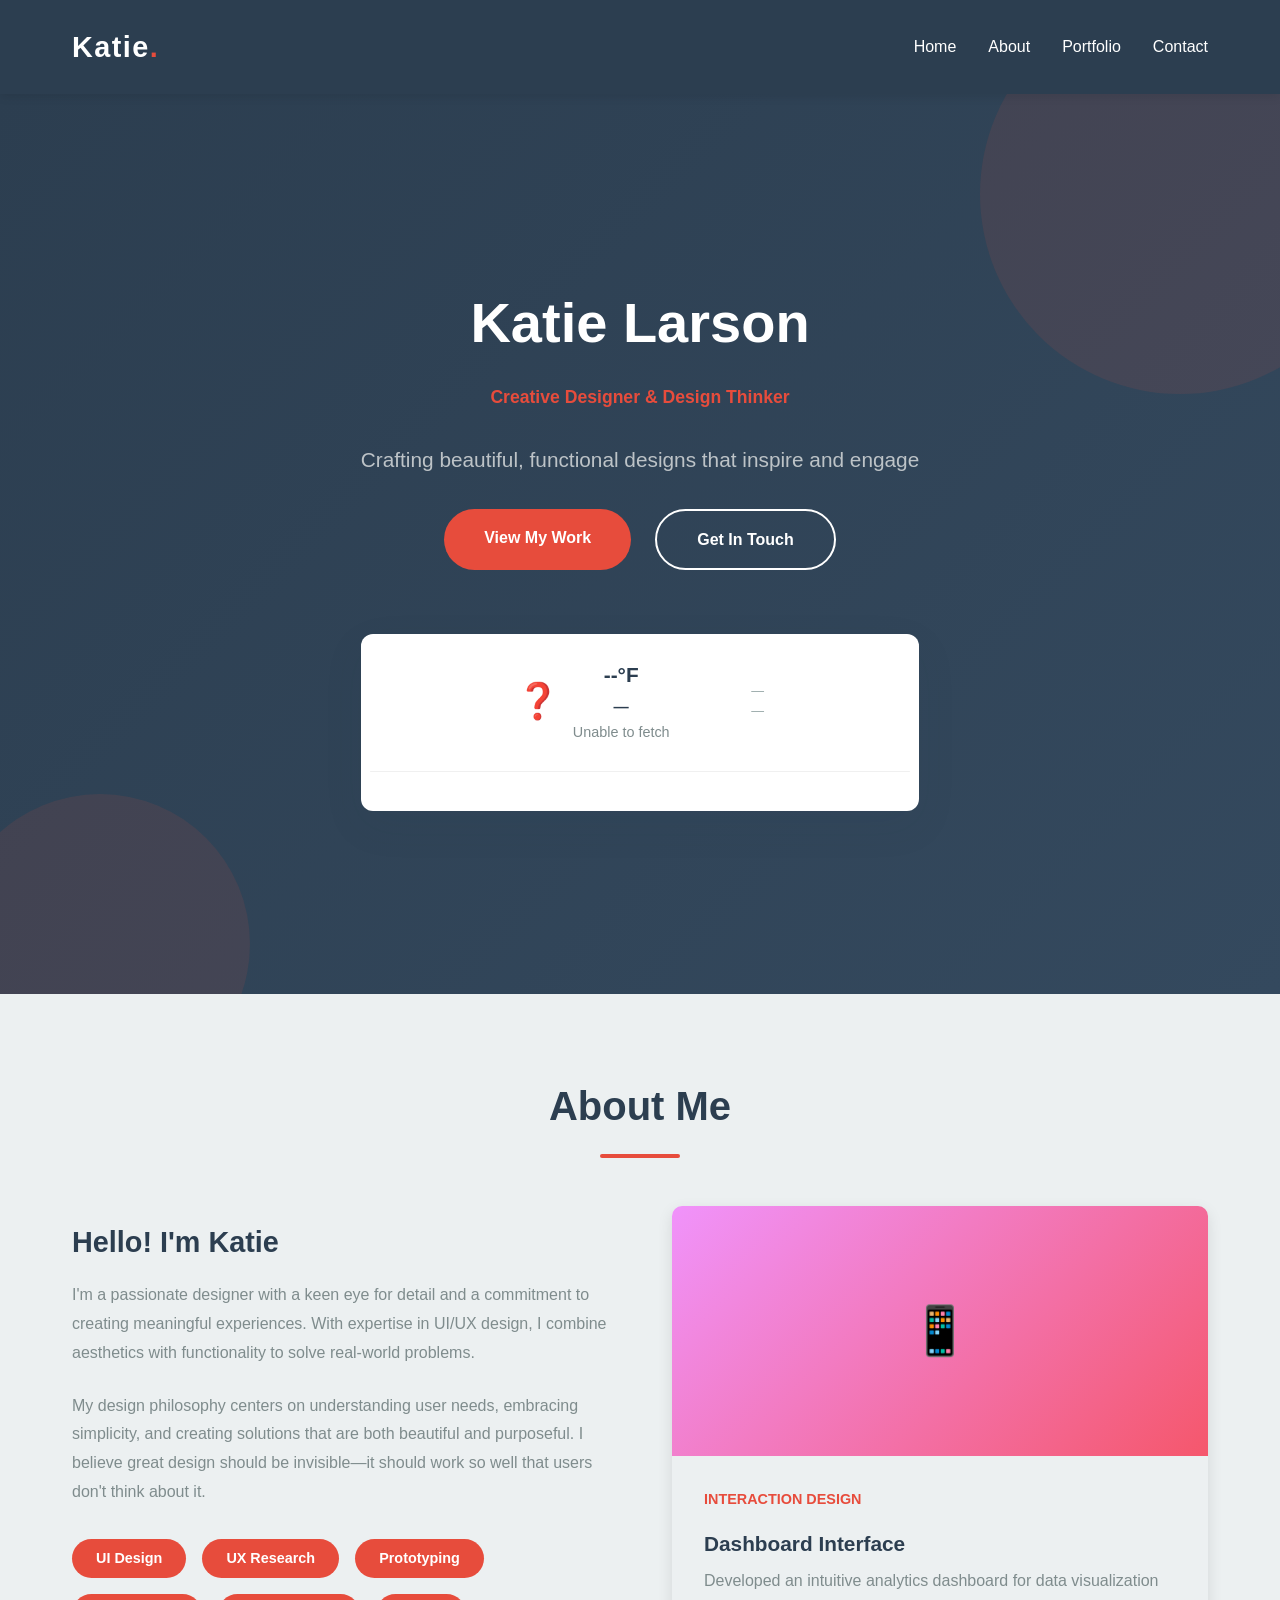
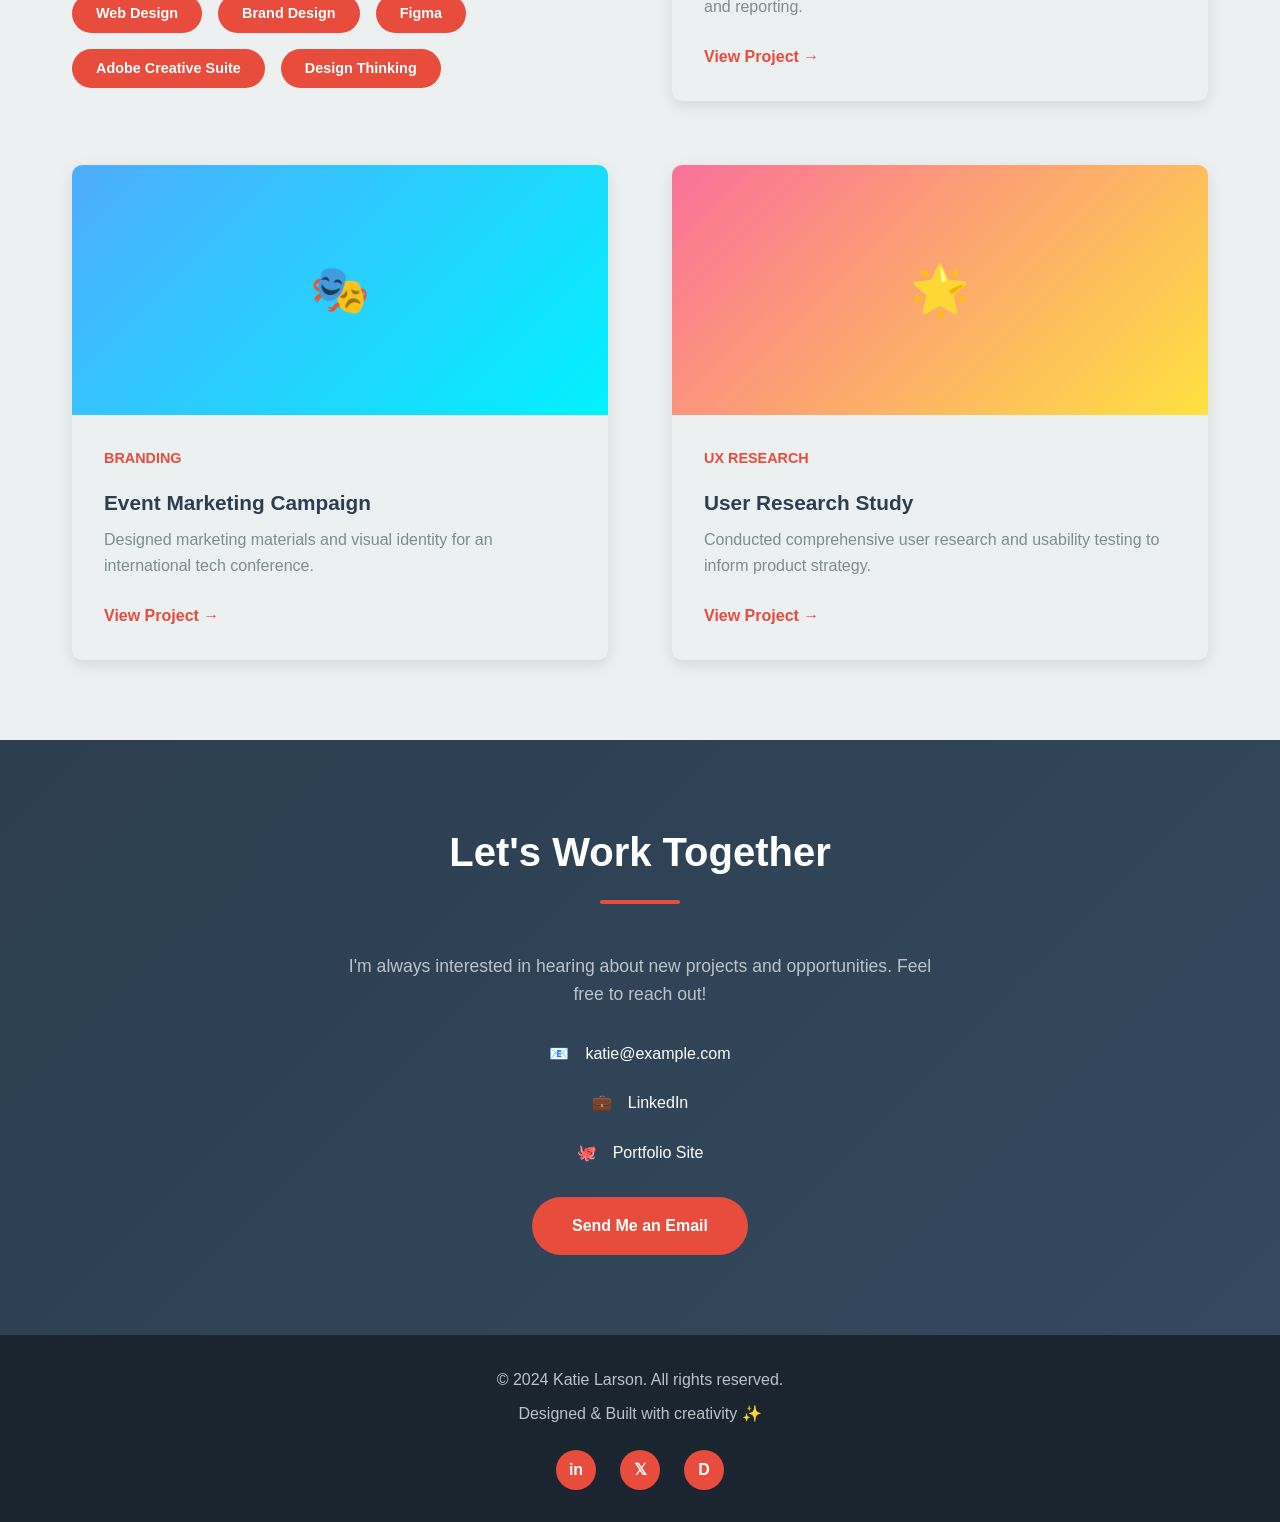
<file: index.html>
<!DOCTYPE html>
<html lang="en">
<head>
  <meta charset="UTF-8">
  <meta name="viewport" content="width=device-width, initial-scale=1.0">
  <meta name="description" content="Katie Larson - Designer portfolio showcasing creative design work">
  <title>Katie Larson | Designer</title>
  <link rel="stylesheet" href="./css/style.css">
</head>
<body>
  <!-- Navigation -->
  <nav>
    <div class="nav-container">
      <div class="logo">Katie<span>.</span></div>
      <ul class="nav-links">
        <li><a href="#home">Home</a></li>
        <li><a href="pages/about.html">About</a></li>
        <li><a href="#portfolio">Portfolio</a></li>
        <li><a href="#contact">Contact</a></li>
      </ul>
    </div>
  </nav>

  <!-- Hero Section -->
  <section class="hero" id="home">
    <div class="hero-content">
      <h1>Katie Larson</h1>
      <div class="hero-subtitle">Creative Designer & Design Thinker</div>
      <p>Crafting beautiful, functional designs that inspire and engage</p>
      <div class="cta-buttons">
        <a href="#portfolio" class="btn btn-primary">View My Work</a>
        <a href="#contact" class="btn btn-secondary">Get In Touch</a>
      </div>
      <!-- Weather widget (current + 5-day forecast in one container) -->
      <div class="weather-container" role="region" aria-label="Local weather">
        <div id="weather" class="weather-card" aria-live="polite">
          <div class="weather-left">
            <div id="weather-emoji" class="weather-emoji">⛅</div>
            <div class="weather-info">
              <div id="weather-temp" class="weather-temp">--°F</div>
              <div id="weather-city" class="weather-city">—</div>
              <div id="weather-desc" class="weather-desc">Loading weather…</div>
            </div>
          </div>
          <div class="weather-meta">
            <div id="weather-location">—</div>
            <div id="weather-time">—</div>
          </div>
        </div>
        <div class="weather-divider" aria-hidden="true"></div>
        <!-- 5-day forecast strip -->
        <div id="weather-forecast" class="forecast" aria-hidden="true"></div>
      </div>
    </div>
  </section>

  <!-- About Section -->
  <section class="about" id="about">
    <div class="container">
      <h2>About Me</h2>
      <div class="about-content">
        <div class="about-text">
          <h3>Hello! I'm Katie</h3>
          <p>I'm a passionate designer with a keen eye for detail and a commitment to creating meaningful experiences. With expertise in UI/UX design, I combine aesthetics with functionality to solve real-world problems.</p>
          <p>My design philosophy centers on understanding user needs, embracing simplicity, and creating solutions that are both beautiful and purposeful. I believe great design should be invisible—it should work so well that users don't think about it.</p>
          <div class="skills">
            <span class="skill-tag">UI Design</span>
            <span class="skill-tag">UX Research</span>
            <span class="skill-tag">Prototyping</span>
            <span class="skill-tag">Web Design</span>
            <span class="skill-tag">Brand Design</span>
            <span class="skill-tag">Figma</span>
            <span class="skill-tag">Adobe Creative Suite</span>
            <span class="skill-tag">Design Thinking</span>
          </div>
        </div>

        <!-- Portfolio Item 4 -->
        <div class="portfolio-item">
          <div class="portfolio-image">📱</div>
          <div class="portfolio-content">
            <div class="portfolio-category">INTERACTION DESIGN</div>
            <h3>Dashboard Interface</h3>
            <p>Developed an intuitive analytics dashboard for data visualization and reporting.</p>
            <a href="pages/portfolio.html" class="view-link">View Project →</a>
          </div>
        </div>

        <!-- Portfolio Item 5 -->
        <div class="portfolio-item">
          <div class="portfolio-image">🎭</div>
          <div class="portfolio-content">
            <div class="portfolio-category">BRANDING</div>
            <h3>Event Marketing Campaign</h3>
            <p>Designed marketing materials and visual identity for an international tech conference.</p>
            <a href="pages/portfolio.html" class="view-link">View Project →</a>
          </div>
        </div>

        <!-- Portfolio Item 6 -->
        <div class="portfolio-item">
          <div class="portfolio-image">🌟</div>
          <div class="portfolio-content">
            <div class="portfolio-category">UX RESEARCH</div>
            <h3>User Research Study</h3>
            <p>Conducted comprehensive user research and usability testing to inform product strategy.</p>
            <a href="pages/portfolio.html" class="view-link">View Project →</a>
          </div>
        </div>
      </div>
    </div>
  </section>

  <!-- Contact Section -->
  <section class="contact" id="contact">
    <div class="container">
      <h2>Let's Work Together</h2>
      <div class="contact-content">
        <p>I'm always interested in hearing about new projects and opportunities. Feel free to reach out!</p>
        <div class="contact-info">
          <div class="contact-item">
            <span>📧</span>
            <a href="mailto:katie@example.com">katie@example.com</a>
          </div>
          <div class="contact-item">
            <span>💼</span>
            <a href="https://linkedin.com" target="_blank">LinkedIn</a>
          </div>
          <div class="contact-item">
            <span>🐙</span>
            <a href="https://github.com" target="_blank">Portfolio Site</a>
          </div>
        </div>
        <a href="mailto:katie@example.com" class="btn btn-primary">Send Me an Email</a>
      </div>
    </div>
  </section>

  <!-- Footer -->
  <footer>
    <p>&copy; 2024 Katie Larson. All rights reserved.</p>
    <p>Designed & Built with creativity ✨</p>
    <div class="social-links">
      <a href="https://linkedin.com" target="_blank" title="LinkedIn">in</a>
      <a href="https://twitter.com" target="_blank" title="Twitter">𝕏</a>
      <a href="https://dribbble.com" target="_blank" title="Dribbble">D</a>
    </div>
  </footer>
  <script src="js/app.js" defer></script>
</body>
</html>
</file>
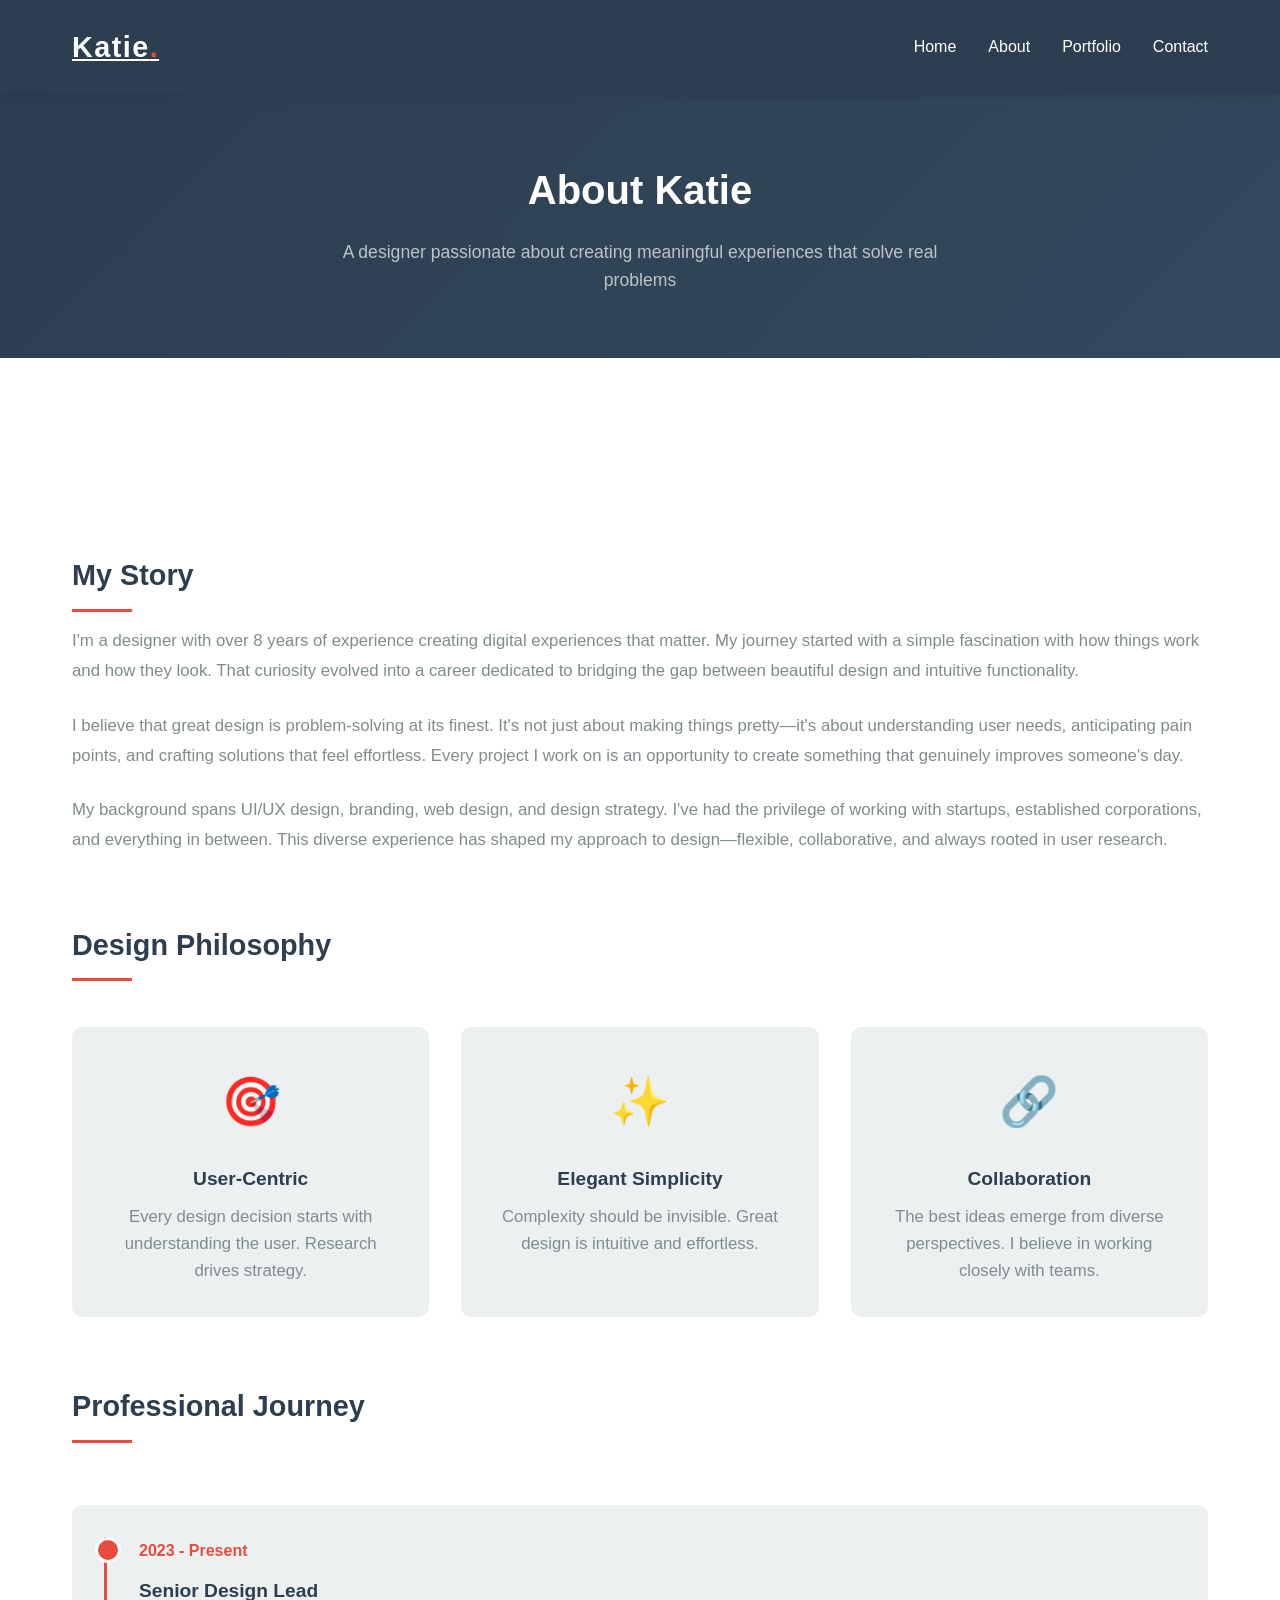
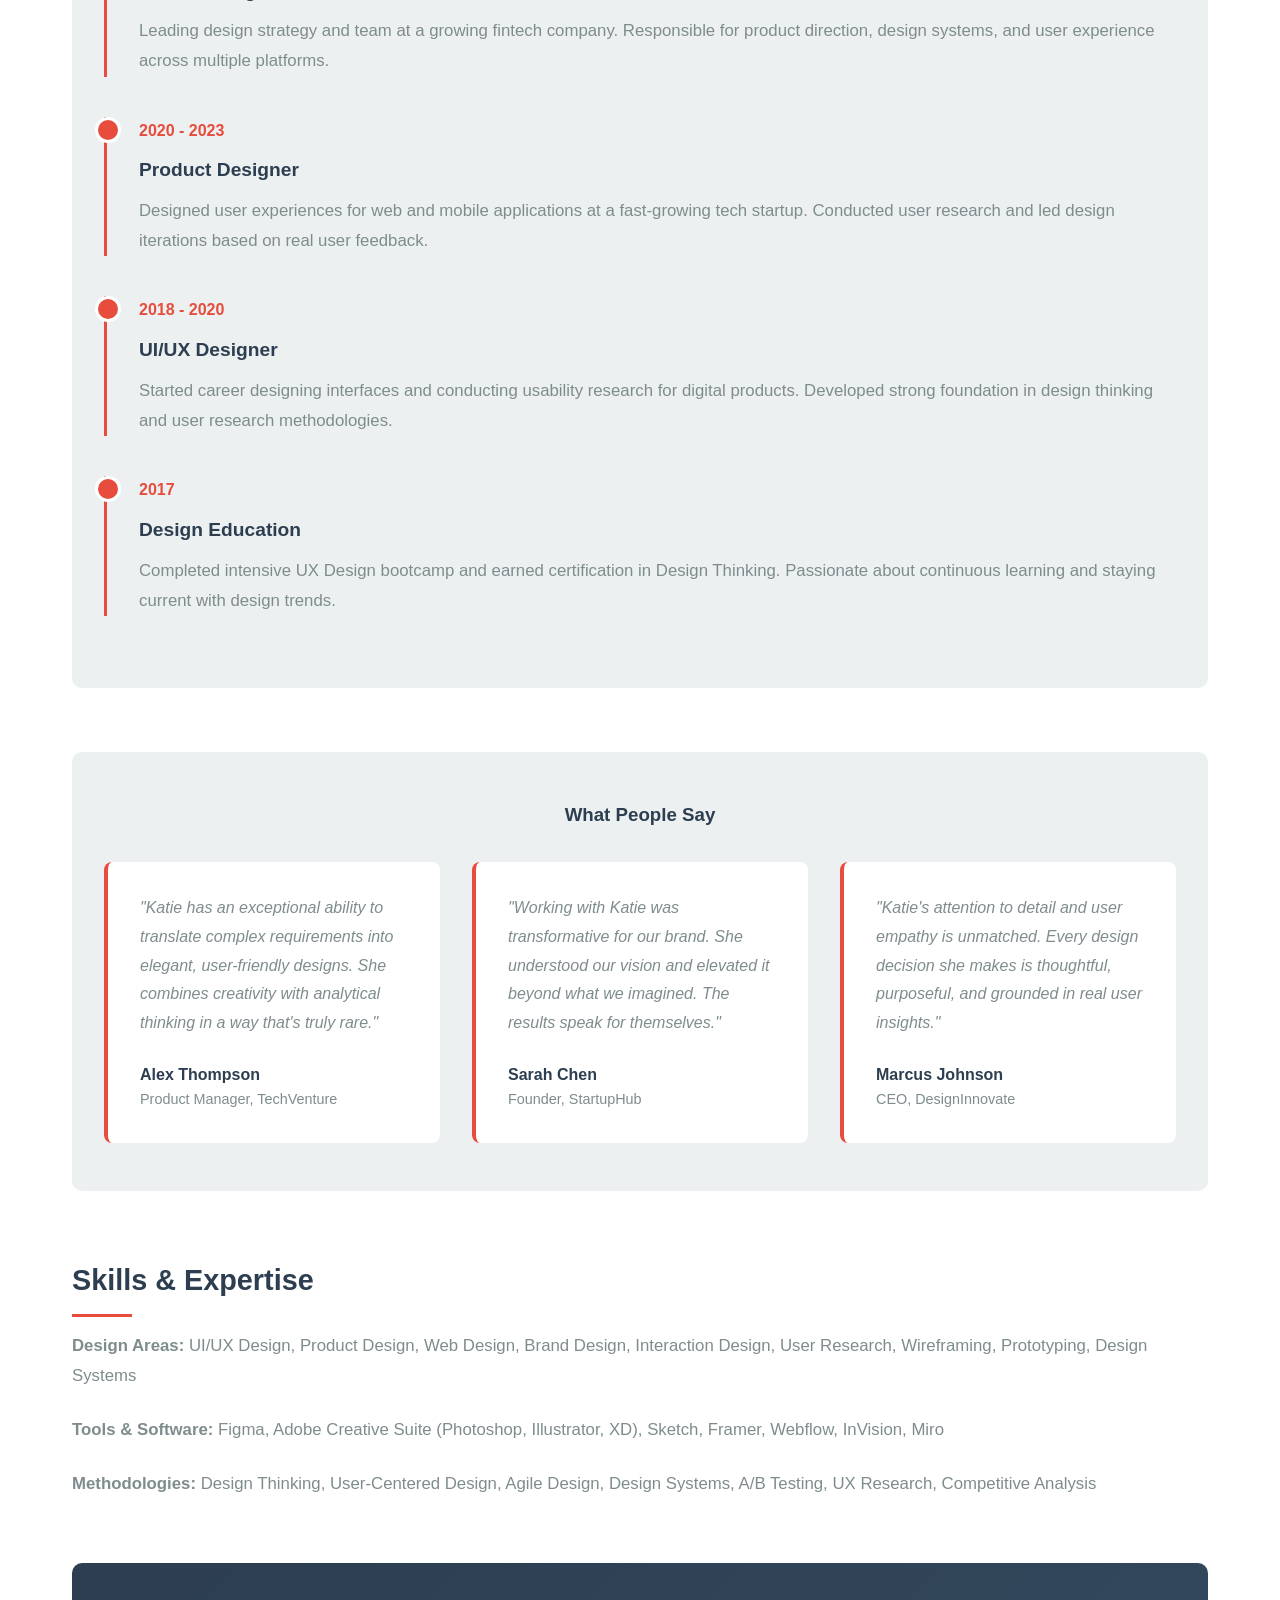
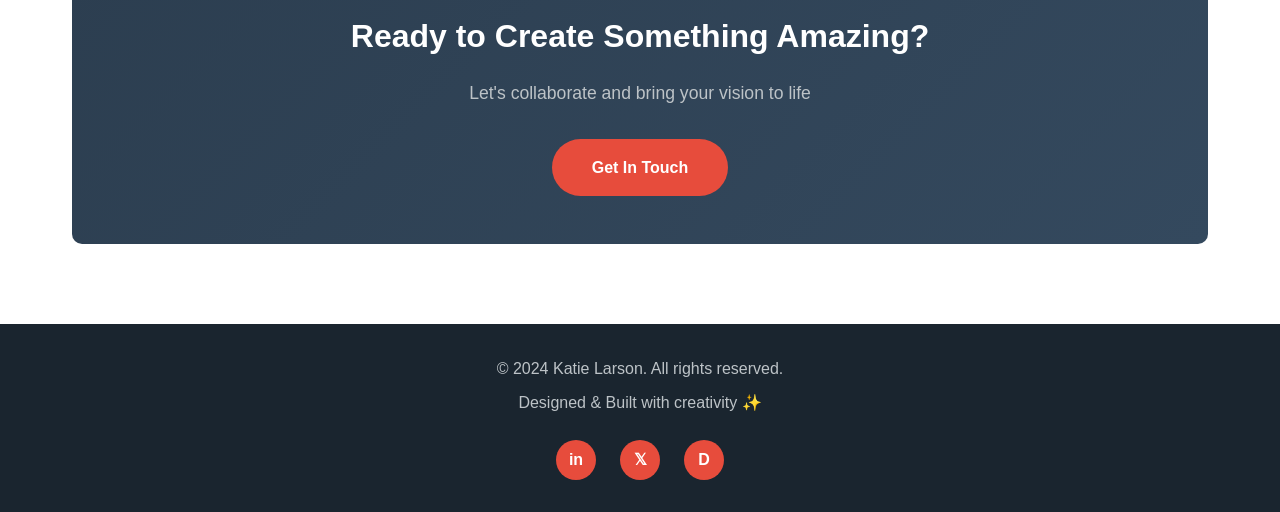
<file: pages/about.html>
<!DOCTYPE html>
<html lang="en">
<head>
  <meta charset="UTF-8">
  <meta name="viewport" content="width=device-width, initial-scale=1.0">
  <meta name="description" content="About Katie Larson - Designer and Creative Professional">
  <title>About | Katie Larson</title>
  <link rel="stylesheet" href="../css/style.css">
  <style>
    .about-hero {
      background: linear-gradient(135deg, var(--primary-color) 0%, #34495e 100%);
      color: var(--white);
      padding: 4rem 2rem;
      text-align: center;
      margin-bottom: 3rem;
    }

    .about-hero h1 {
      font-size: 2.5rem;
      margin-bottom: 1rem;
    }

    .about-hero p {
      font-size: 1.1rem;
      color: #bdc3c7;
      max-width: 600px;
      margin: 0 auto;
    }

    .about-section {
      margin: 4rem 0;
      line-height: 1.8;
    }

    .about-section h3 {
      color: var(--primary-color);
      font-size: 1.8rem;
      margin-bottom: 1.5rem;
      position: relative;
      display: inline-block;
    }

    .about-section h3::after {
      content: '';
      position: absolute;
      width: 60px;
      height: 3px;
      background-color: var(--accent-color);
      bottom: -10px;
      left: 0;
    }

    .about-section p {
      color: var(--text-light);
      margin-bottom: 1.5rem;
      font-size: 1.05rem;
    }

    .experience-timeline {
      margin: 3rem 0;
      padding: 2rem;
      background-color: var(--light-bg);
      border-radius: 10px;
    }

    .timeline-item {
      margin-bottom: 2.5rem;
      padding-left: 2rem;
      border-left: 3px solid var(--accent-color);
      position: relative;
    }

    .timeline-item::before {
      content: '';
      position: absolute;
      left: -12px;
      top: 0;
      width: 20px;
      height: 20px;
      background-color: var(--accent-color);
      border-radius: 50%;
      border: 3px solid var(--white);
    }

    .timeline-item .year {
      color: var(--accent-color);
      font-weight: 700;
      font-size: 1rem;
      margin-bottom: 0.5rem;
    }

    .timeline-item h4 {
      color: var(--primary-color);
      font-size: 1.2rem;
      margin-bottom: 0.5rem;
    }

    .timeline-item p {
      color: var(--text-light);
      margin: 0;
    }

    .values {
      display: grid;
      grid-template-columns: repeat(auto-fit, minmax(250px, 1fr));
      gap: 2rem;
      margin: 2rem 0;
    }

    .value-card {
      background-color: var(--light-bg);
      padding: 2rem;
      border-radius: 10px;
      text-align: center;
      transition: var(--transition);
    }

    .value-card:hover {
      transform: translateY(-10px);
      box-shadow: 0 10px 30px rgba(0, 0, 0, 0.1);
    }

    .value-card .icon {
      font-size: 3rem;
      margin-bottom: 1rem;
    }

    .value-card h4 {
      color: var(--primary-color);
      margin-bottom: 0.5rem;
      font-size: 1.2rem;
    }

    .value-card p {
      color: var(--text-light);
      margin: 0;
      line-height: 1.6;
    }

    .testimonials {
      background-color: var(--light-bg);
      padding: 3rem 2rem;
      border-radius: 10px;
      margin: 3rem 0;
    }

    .testimonials h3 {
      text-align: center;
      margin-bottom: 2rem;
    }

    .testimonials-grid {
      display: grid;
      grid-template-columns: repeat(auto-fit, minmax(300px, 1fr));
      gap: 2rem;
    }

    .testimonial {
      background-color: var(--white);
      padding: 2rem;
      border-radius: 8px;
      border-left: 4px solid var(--accent-color);
    }

    .testimonial-text {
      color: var(--text-light);
      font-style: italic;
      margin-bottom: 1.5rem;
      line-height: 1.8;
    }

    .testimonial-author {
      font-weight: 600;
      color: var(--primary-color);
    }

    .testimonial-role {
      font-size: 0.9rem;
      color: var(--text-light);
    }

    .cta-section {
      text-align: center;
      padding: 3rem 2rem;
      background: linear-gradient(135deg, var(--primary-color) 0%, #34495e 100%);
      color: var(--white);
      border-radius: 10px;
      margin-top: 4rem;
    }

    .cta-section h3 {
      color: var(--white);
      font-size: 2rem;
      margin-bottom: 1rem;
    }

    .cta-section h3::after {
      display: none;
    }

    .cta-section p {
      font-size: 1.1rem;
      color: #bdc3c7;
      margin-bottom: 2rem;
    }
  </style>
</head>
<body>
  <!-- Navigation -->
  <nav>
    <div class="nav-container">
      <a href="../index.html" class="logo">Katie<span>.</span></a>
      <ul class="nav-links">
        <li><a href="../index.html#home">Home</a></li>
        <li><a href="about.html">About</a></li>
        <li><a href="../index.html#portfolio">Portfolio</a></li>
        <li><a href="../index.html#contact">Contact</a></li>
      </ul>
    </div>
  </nav>

  <!-- About Hero -->
  <section class="about-hero">
    <h1>About Katie</h1>
    <p>A designer passionate about creating meaningful experiences that solve real problems</p>
  </section>

  <!-- Main Content -->
  <section>
    <div class="container">
      <div class="about-section">
        <h3>My Story</h3>
        <p>I'm a designer with over 8 years of experience creating digital experiences that matter. My journey started with a simple fascination with how things work and how they look. That curiosity evolved into a career dedicated to bridging the gap between beautiful design and intuitive functionality.</p>
        <p>I believe that great design is problem-solving at its finest. It's not just about making things pretty—it's about understanding user needs, anticipating pain points, and crafting solutions that feel effortless. Every project I work on is an opportunity to create something that genuinely improves someone's day.</p>
        <p>My background spans UI/UX design, branding, web design, and design strategy. I've had the privilege of working with startups, established corporations, and everything in between. This diverse experience has shaped my approach to design—flexible, collaborative, and always rooted in user research.</p>
      </div>

      <div class="about-section">
        <h3>Design Philosophy</h3>
        <div class="values">
          <div class="value-card">
            <div class="icon">🎯</div>
            <h4>User-Centric</h4>
            <p>Every design decision starts with understanding the user. Research drives strategy.</p>
          </div>
          <div class="value-card">
            <div class="icon">✨</div>
            <h4>Elegant Simplicity</h4>
            <p>Complexity should be invisible. Great design is intuitive and effortless.</p>
          </div>
          <div class="value-card">
            <div class="icon">🔗</div>
            <h4>Collaboration</h4>
            <p>The best ideas emerge from diverse perspectives. I believe in working closely with teams.</p>
          </div>
        </div>
      </div>

      <div class="about-section">
        <h3>Professional Journey</h3>
        <div class="experience-timeline">
          <div class="timeline-item">
            <div class="year">2023 - Present</div>
            <h4>Senior Design Lead</h4>
            <p>Leading design strategy and team at a growing fintech company. Responsible for product direction, design systems, and user experience across multiple platforms.</p>
          </div>
          <div class="timeline-item">
            <div class="year">2020 - 2023</div>
            <h4>Product Designer</h4>
            <p>Designed user experiences for web and mobile applications at a fast-growing tech startup. Conducted user research and led design iterations based on real user feedback.</p>
          </div>
          <div class="timeline-item">
            <div class="year">2018 - 2020</div>
            <h4>UI/UX Designer</h4>
            <p>Started career designing interfaces and conducting usability research for digital products. Developed strong foundation in design thinking and user research methodologies.</p>
          </div>
          <div class="timeline-item">
            <div class="year">2017</div>
            <h4>Design Education</h4>
            <p>Completed intensive UX Design bootcamp and earned certification in Design Thinking. Passionate about continuous learning and staying current with design trends.</p>
          </div>
        </div>
      </div>

      <div class="testimonials">
        <h3>What People Say</h3>
        <div class="testimonials-grid">
          <div class="testimonial">
            <div class="testimonial-text">"Katie has an exceptional ability to translate complex requirements into elegant, user-friendly designs. She combines creativity with analytical thinking in a way that's truly rare."</div>
            <div class="testimonial-author">Alex Thompson</div>
            <div class="testimonial-role">Product Manager, TechVenture</div>
          </div>
          <div class="testimonial">
            <div class="testimonial-text">"Working with Katie was transformative for our brand. She understood our vision and elevated it beyond what we imagined. The results speak for themselves."</div>
            <div class="testimonial-author">Sarah Chen</div>
            <div class="testimonial-role">Founder, StartupHub</div>
          </div>
          <div class="testimonial">
            <div class="testimonial-text">"Katie's attention to detail and user empathy is unmatched. Every design decision she makes is thoughtful, purposeful, and grounded in real user insights."</div>
            <div class="testimonial-author">Marcus Johnson</div>
            <div class="testimonial-role">CEO, DesignInnovate</div>
          </div>
        </div>
      </div>

      <div class="about-section">
        <h3>Skills & Expertise</h3>
        <p><strong>Design Areas:</strong> UI/UX Design, Product Design, Web Design, Brand Design, Interaction Design, User Research, Wireframing, Prototyping, Design Systems</p>
        <p><strong>Tools & Software:</strong> Figma, Adobe Creative Suite (Photoshop, Illustrator, XD), Sketch, Framer, Webflow, InVision, Miro</p>
        <p><strong>Methodologies:</strong> Design Thinking, User-Centered Design, Agile Design, Design Systems, A/B Testing, UX Research, Competitive Analysis</p>
      </div>

      <div class="cta-section">
        <h3>Ready to Create Something Amazing?</h3>
        <p>Let's collaborate and bring your vision to life</p>
        <a href="../index.html#contact" class="btn btn-primary">Get In Touch</a>
      </div>
    </div>
  </section>

  <!-- Footer -->
  <footer>
    <p>&copy; 2024 Katie Larson. All rights reserved.</p>
    <p>Designed & Built with creativity ✨</p>
    <div class="social-links">
      <a href="https://linkedin.com" target="_blank" title="LinkedIn">in</a>
      <a href="https://twitter.com" target="_blank" title="Twitter">𝕏</a>
      <a href="https://dribbble.com" target="_blank" title="Dribbble">D</a>
    </div>
  </footer>
</body>
</html>
</file>
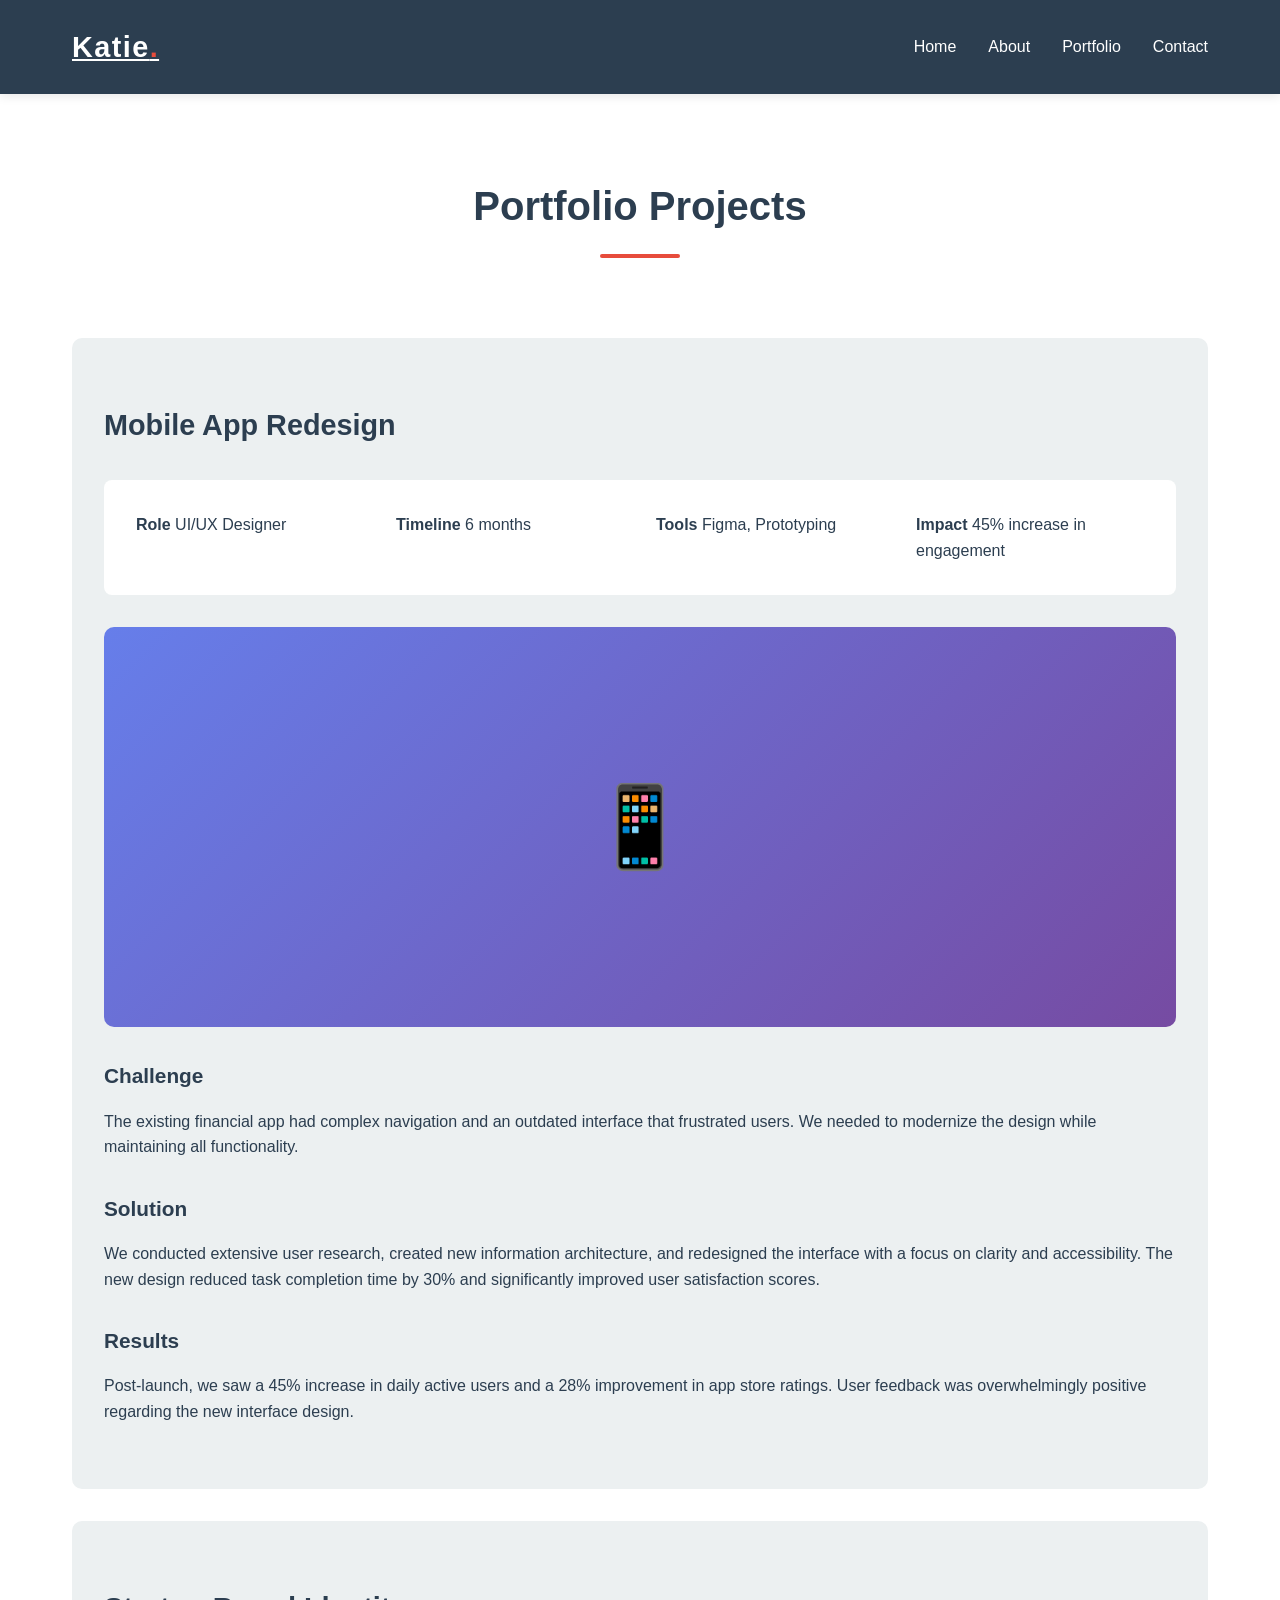
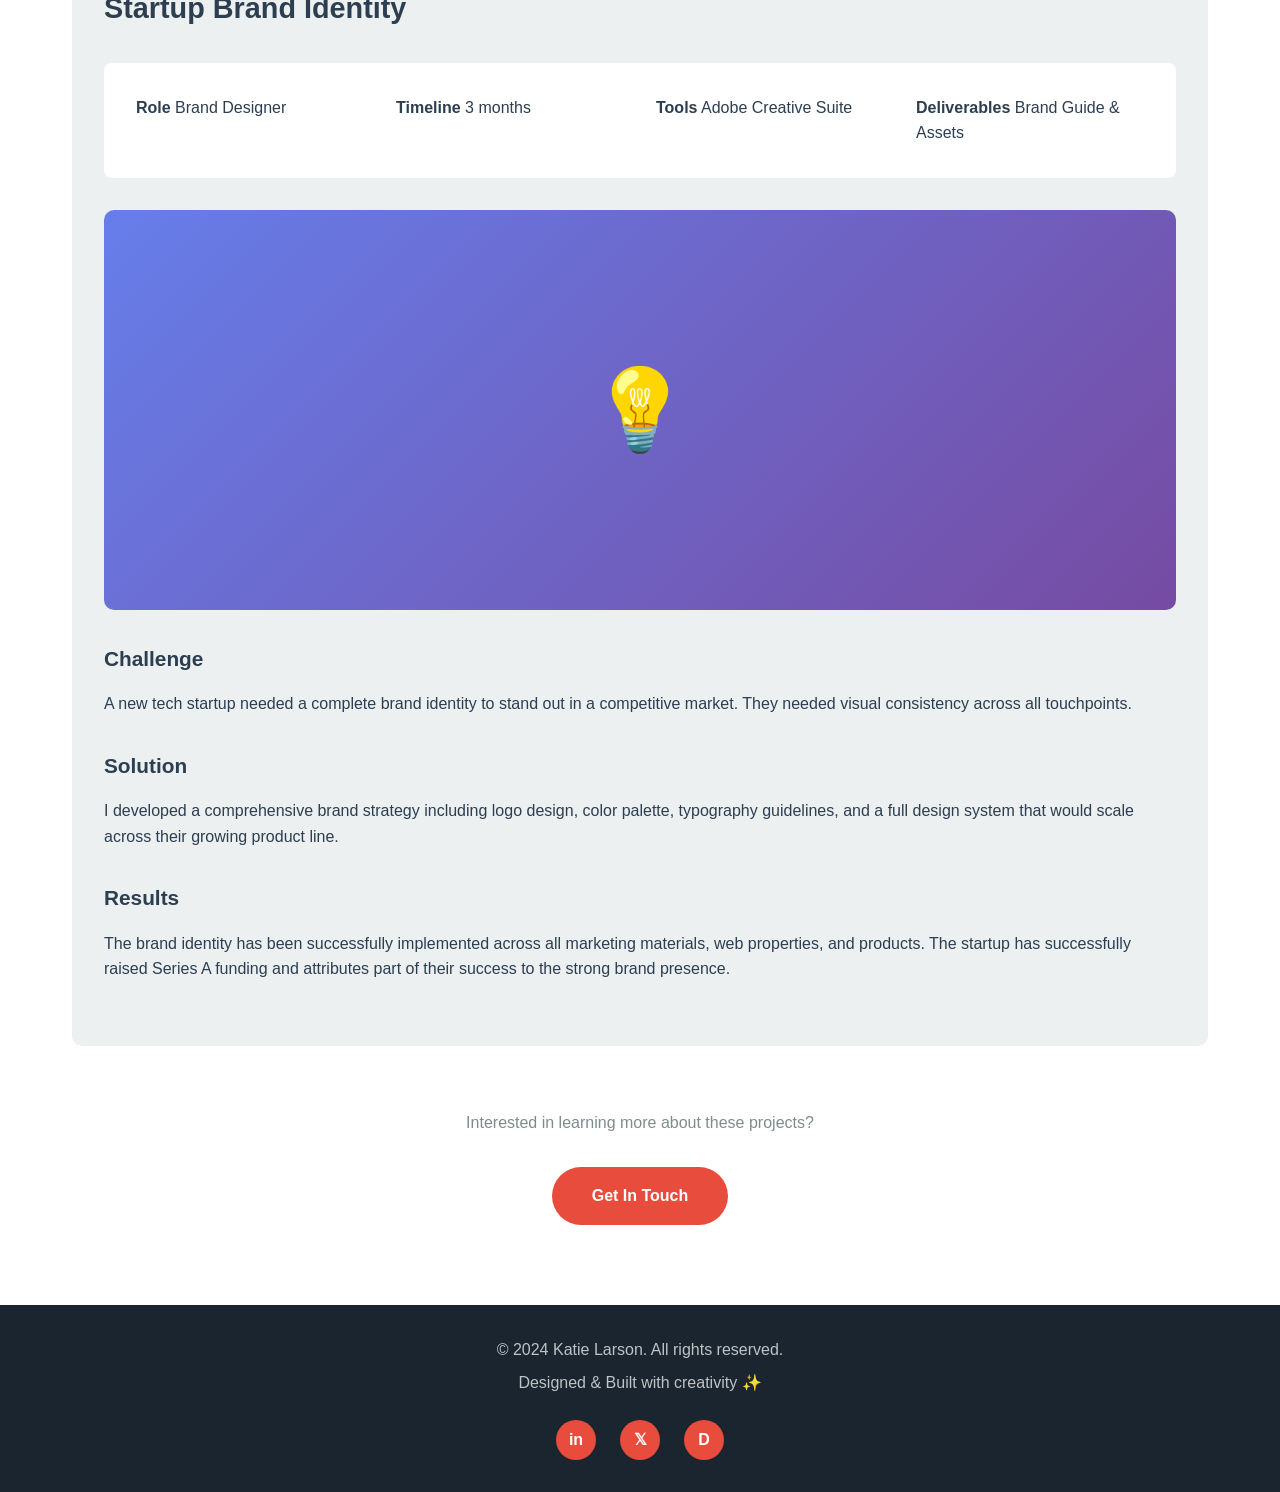
<file: pages/portfolio.html>
<!DOCTYPE html>
<html lang="en">
<head>
  <meta charset="UTF-8">
  <meta name="viewport" content="width=device-width, initial-scale=1.0">
  <meta name="description" content="Portfolio Projects - Katie Larson Designer">
  <title>Portfolio | Katie Larson</title>
  <link rel="stylesheet" href="../css/style.css">
  <style>
    .project-detail {
      background-color: var(--light-bg);
      padding: 4rem 2rem;
      margin: 2rem 0;
      border-radius: 10px;
    }

    .project-detail h3 {
      color: var(--primary-color);
      font-size: 1.8rem;
      margin-bottom: 1rem;
    }

    .project-meta {
      display: grid;
      grid-template-columns: repeat(auto-fit, minmax(200px, 1fr));
      gap: 2rem;
      margin: 2rem 0;
      padding: 2rem;
      background-color: var(--white);
      border-radius: 8px;
    }

    .meta-item strong {
      color: var(--accent-color);
      display: block;
      font-size: 0.9rem;
      margin-bottom: 0.5rem;
    }

    .project-image {
      background: linear-gradient(135deg, #667eea 0%, #764ba2 100%);
      height: 400px;
      border-radius: 10px;
      margin: 2rem 0;
      display: flex;
      align-items: center;
      justify-content: center;
      font-size: 5rem;
    }
  </style>
</head>
<body>
  <!-- Navigation -->
  <nav>
    <div class="nav-container">
      <a href="../index.html" class="logo">Katie<span>.</span></a>
      <ul class="nav-links">
        <li><a href="../index.html#home">Home</a></li>
        <li><a href="about.html">About</a></li>
        <li><a href="../index.html#portfolio">Portfolio</a></li>
        <li><a href="../index.html#contact">Contact</a></li>
      </ul>
    </div>
  </nav>

  <!-- Project Detail -->
  <section>
    <div class="container">
      <h2>Portfolio Projects</h2>
      
      <div class="project-detail">
        <h3>Mobile App Redesign</h3>
        <div class="project-meta">
          <div>
            <strong>Role</strong>
            UI/UX Designer
          </div>
          <div>
            <strong>Timeline</strong>
            6 months
          </div>
          <div>
            <strong>Tools</strong>
            Figma, Prototyping
          </div>
          <div>
            <strong>Impact</strong>
            45% increase in engagement
          </div>
        </div>
        <div class="project-image">📱</div>
        <h4 style="color: var(--primary-color); margin: 2rem 0 1rem; font-size: 1.3rem;">Challenge</h4>
        <p>The existing financial app had complex navigation and an outdated interface that frustrated users. We needed to modernize the design while maintaining all functionality.</p>
        <h4 style="color: var(--primary-color); margin: 2rem 0 1rem; font-size: 1.3rem;">Solution</h4>
        <p>We conducted extensive user research, created new information architecture, and redesigned the interface with a focus on clarity and accessibility. The new design reduced task completion time by 30% and significantly improved user satisfaction scores.</p>
        <h4 style="color: var(--primary-color); margin: 2rem 0 1rem; font-size: 1.3rem;">Results</h4>
        <p>Post-launch, we saw a 45% increase in daily active users and a 28% improvement in app store ratings. User feedback was overwhelmingly positive regarding the new interface design.</p>
      </div>

      <div class="project-detail">
        <h3>Startup Brand Identity</h3>
        <div class="project-meta">
          <div>
            <strong>Role</strong>
            Brand Designer
          </div>
          <div>
            <strong>Timeline</strong>
            3 months
          </div>
          <div>
            <strong>Tools</strong>
            Adobe Creative Suite
          </div>
          <div>
            <strong>Deliverables</strong>
            Brand Guide & Assets
          </div>
        </div>
        <div class="project-image">💡</div>
        <h4 style="color: var(--primary-color); margin: 2rem 0 1rem; font-size: 1.3rem;">Challenge</h4>
        <p>A new tech startup needed a complete brand identity to stand out in a competitive market. They needed visual consistency across all touchpoints.</p>
        <h4 style="color: var(--primary-color); margin: 2rem 0 1rem; font-size: 1.3rem;">Solution</h4>
        <p>I developed a comprehensive brand strategy including logo design, color palette, typography guidelines, and a full design system that would scale across their growing product line.</p>
        <h4 style="color: var(--primary-color); margin: 2rem 0 1rem; font-size: 1.3rem;">Results</h4>
        <p>The brand identity has been successfully implemented across all marketing materials, web properties, and products. The startup has successfully raised Series A funding and attributes part of their success to the strong brand presence.</p>
      </div>

      <div style="text-align: center; margin-top: 4rem;">
        <p style="color: var(--text-light); margin-bottom: 2rem;">Interested in learning more about these projects?</p>
        <a href="../index.html#contact" class="btn btn-primary">Get In Touch</a>
      </div>
    </div>
  </section>

  <!-- Footer -->
  <footer>
    <p>&copy; 2024 Katie Larson. All rights reserved.</p>
    <p>Designed & Built with creativity ✨</p>
    <div class="social-links">
      <a href="https://linkedin.com" target="_blank" title="LinkedIn">in</a>
      <a href="https://twitter.com" target="_blank" title="Twitter">𝕏</a>
      <a href="https://dribbble.com" target="_blank" title="Dribbble">D</a>
    </div>
  </footer>
</body>
</html>
</file>
<file: css/style.css>
* {
  margin: 0;
  padding: 0;
  box-sizing: border-box;
}

:root {
  --primary-color: #2c3e50;
  --accent-color: #e74c3c;
  --light-bg: #ecf0f1;
  --white: #ffffff;
  --text-dark: #2c3e50;
  --text-light: #7f8c8d;
  --transition: all 0.3s ease;
}

html {
  scroll-behavior: smooth;
}

body {
  font-family: 'Segoe UI', Tahoma, Geneva, Verdana, sans-serif;
  line-height: 1.6;
  color: var(--text-dark);
  background-color: var(--white);
}

/* Navigation */
nav {
  background-color: var(--primary-color);
  padding: 1.5rem 0;
  position: sticky;
  top: 0;
  z-index: 100;
  box-shadow: 0 2px 10px rgba(0, 0, 0, 0.1);
}

.nav-container {
  max-width: 1200px;
  margin: 0 auto;
  padding: 0 2rem;
  display: flex;
  justify-content: space-between;
  align-items: center;
}

.logo {
  font-size: 1.8rem;
  font-weight: 700;
  color: var(--white);
  letter-spacing: 0.05em;
}

.logo span {
  color: var(--accent-color);
}

.nav-links {
  display: flex;
  list-style: none;
  gap: 2rem;
}

.nav-links a {
  color: var(--white);
  text-decoration: none;
  font-weight: 500;
  transition: var(--transition);
  position: relative;
}

.nav-links a:hover {
  color: var(--accent-color);
}

.nav-links a::after {
  content: '';
  position: absolute;
  width: 0;
  height: 2px;
  bottom: -5px;
  left: 0;
  background-color: var(--accent-color);
  transition: var(--transition);
}

.nav-links a:hover::after {
  width: 100%;
}

/* Hero Section */
.hero {
  background: linear-gradient(135deg, var(--primary-color) 0%, #34495e 100%);
  color: var(--white);
  padding: 8rem 2rem;
  text-align: center;
  min-height: 100vh;
  display: flex;
  align-items: center;
  justify-content: center;
  position: relative;
  overflow: hidden;
}

.hero::before {
  content: '';
  position: absolute;
  width: 400px;
  height: 400px;
  background-color: rgba(231, 76, 60, 0.1);
  border-radius: 50%;
  top: -100px;
  right: -100px;
  animation: float 6s ease-in-out infinite;
}

.hero::after {
  content: '';
  position: absolute;
  width: 300px;
  height: 300px;
  background-color: rgba(231, 76, 60, 0.1);
  border-radius: 50%;
  bottom: -100px;
  left: -50px;
  animation: float 8s ease-in-out infinite;
}

@keyframes float {
  0%, 100% {
    transform: translateY(0);
  }
  50% {
    transform: translateY(20px);
  }
}

.hero-content {
  z-index: 1;
  max-width: 800px;
  margin: 0 auto;
}

.hero h1 {
  font-size: 3.5rem;
  margin-bottom: 1rem;
  font-weight: 700;
  animation: slideDown 0.8s ease;
}

.hero p {
  font-size: 1.3rem;
  margin-bottom: 2rem;
  color: #bdc3c7;
  animation: slideUp 0.8s ease 0.2s backwards;
}

.hero-subtitle {
  font-size: 1.1rem;
  margin-bottom: 2rem;
  color: var(--accent-color);
  font-weight: 600;
  animation: slideUp 0.8s ease 0.4s backwards;
}

@keyframes slideDown {
  from {
    opacity: 0;
    transform: translateY(-30px);
  }
  to {
    opacity: 1;
    transform: translateY(0);
  }
}

@keyframes slideUp {
  from {
    opacity: 0;
    transform: translateY(30px);
  }
  to {
    opacity: 1;
    transform: translateY(0);
  }
}

.cta-buttons {
  display: flex;
  gap: 1.5rem;
  justify-content: center;
  flex-wrap: wrap;
  animation: slideUp 0.8s ease 0.6s backwards;
}

.btn {
  padding: 1rem 2.5rem;
  font-size: 1rem;
  font-weight: 600;
  border: none;
  border-radius: 50px;
  cursor: pointer;
  transition: var(--transition);
  text-decoration: none;
  display: inline-block;
}

.btn-primary {
  background-color: var(--accent-color);
  color: var(--white);
}

.btn-primary:hover {
  background-color: #c0392b;
  transform: translateY(-3px);
  box-shadow: 0 10px 20px rgba(231, 76, 60, 0.3);
}

.btn-secondary {
  background-color: transparent;
  color: var(--white);
  border: 2px solid var(--white);
}

.btn-secondary:hover {
  background-color: var(--white);
  color: var(--primary-color);
  transform: translateY(-3px);
}

/* Container */
.container {
  max-width: 1200px;
  margin: 0 auto;
  padding: 0 2rem;
}

/* Sections */
section {
  padding: 5rem 2rem;
}

section h2 {
  font-size: 2.5rem;
  margin-bottom: 3rem;
  text-align: center;
  color: var(--primary-color);
  position: relative;
  display: inline-block;
  width: 100%;
}

section h2::after {
  content: '';
  display: block;
  width: 80px;
  height: 4px;
  background-color: var(--accent-color);
  margin: 1rem auto 0;
  border-radius: 2px;
}

/* About Section */
.about {
  background-color: var(--light-bg);
}

.about-content {
  display: grid;
  grid-template-columns: 1fr 1fr;
  gap: 4rem;
  align-items: center;
}

.about-text h3 {
  font-size: 1.8rem;
  color: var(--primary-color);
  margin-bottom: 1rem;
}

.about-text p {
  margin-bottom: 1.5rem;
  color: var(--text-light);
  line-height: 1.8;
}

.skills {
  display: flex;
  flex-wrap: wrap;
  gap: 1rem;
  margin-top: 2rem;
}

.skill-tag {
  background-color: var(--accent-color);
  color: var(--white);
  padding: 0.5rem 1.5rem;
  border-radius: 25px;
  font-size: 0.9rem;
  font-weight: 600;
}

.about-image {
  background: linear-gradient(135deg, var(--accent-color), #e67e22);
  border-radius: 10px;
  height: 400px;
  display: flex;
  align-items: center;
  justify-content: center;
  font-size: 5rem;
  color: var(--white);
  box-shadow: 0 10px 40px rgba(0, 0, 0, 0.2);
}

/* Portfolio Section */
.portfolio {
  background-color: var(--white);
}

.portfolio-grid {
  display: grid;
  grid-template-columns: repeat(auto-fit, minmax(300px, 1fr));
  gap: 2.5rem;
}

.portfolio-item {
  background-color: var(--light-bg);
  border-radius: 10px;
  overflow: hidden;
  box-shadow: 0 5px 15px rgba(0, 0, 0, 0.1);
  transition: var(--transition);
  cursor: pointer;
}

.portfolio-item:hover {
  transform: translateY(-10px);
  box-shadow: 0 15px 40px rgba(0, 0, 0, 0.2);
}

.portfolio-image {
  background: linear-gradient(135deg, #667eea 0%, #764ba2 100%);
  height: 250px;
  display: flex;
  align-items: center;
  justify-content: center;
  font-size: 3rem;
  color: var(--white);
  transition: var(--transition);
}

.portfolio-item:nth-child(2) .portfolio-image {
  background: linear-gradient(135deg, #f093fb 0%, #f5576c 100%);
}

.portfolio-item:nth-child(3) .portfolio-image {
  background: linear-gradient(135deg, #4facfe 0%, #00f2fe 100%);
}

.portfolio-item:nth-child(4) .portfolio-image {
  background: linear-gradient(135deg, #fa709a 0%, #fee140 100%);
}

.portfolio-item:nth-child(5) .portfolio-image {
  background: linear-gradient(135deg, #30cfd0 0%, #330867 100%);
}

.portfolio-item:nth-child(6) .portfolio-image {
  background: linear-gradient(135deg, #a8edea 0%, #fed6e3 100%);
}

.portfolio-item:hover .portfolio-image {
  transform: scale(1.1);
}

.portfolio-content {
  padding: 2rem;
}

.portfolio-content h3 {
  color: var(--primary-color);
  margin-bottom: 0.5rem;
  font-size: 1.3rem;
}

.portfolio-category {
  color: var(--accent-color);
  font-size: 0.9rem;
  font-weight: 600;
  margin-bottom: 1rem;
}

.portfolio-content p {
  color: var(--text-light);
  margin-bottom: 1.5rem;
}

.view-link {
  color: var(--accent-color);
  text-decoration: none;
  font-weight: 600;
  display: inline-flex;
  align-items: center;
  gap: 0.5rem;
  transition: var(--transition);
}

.view-link:hover {
  gap: 1rem;
}

/* Contact Section */
.contact {
  background: linear-gradient(135deg, var(--primary-color) 0%, #34495e 100%);
  color: var(--white);
  text-align: center;
}

.contact h2 {
  color: var(--white);
}

.contact h2::after {
  background-color: var(--accent-color);
}

.contact-content {
  max-width: 600px;
  margin: 0 auto;
}

.contact-content p {
  font-size: 1.1rem;
  margin-bottom: 2rem;
  color: #bdc3c7;
}

.contact-info {
  display: flex;
  flex-direction: column;
  gap: 1.5rem;
  margin: 2rem 0;
}

.contact-item {
  display: flex;
  gap: 1rem;
  align-items: center;
  justify-content: center;
}

.contact-item a {
  color: var(--white);
  text-decoration: none;
  transition: var(--transition);
}

.contact-item a:hover {
  color: var(--accent-color);
}

/* Footer */
footer {
  background-color: #1a252f;
  color: #bdc3c7;
  text-align: center;
  padding: 2rem;
}

footer p {
  margin-bottom: 0.5rem;
}

.social-links {
  display: flex;
  justify-content: center;
  gap: 1.5rem;
  margin-top: 1.5rem;
}

.social-links a {
  display: inline-flex;
  align-items: center;
  justify-content: center;
  width: 40px;
  height: 40px;
  background-color: var(--accent-color);
  color: var(--white);
  border-radius: 50%;
  text-decoration: none;
  transition: var(--transition);
  font-weight: 600;
}

.social-links a:hover {
  background-color: var(--white);
  color: var(--accent-color);
  transform: translateY(-3px);
}

/* Responsive */
@media (max-width: 768px) {
  .nav-links {
    gap: 1rem;
  }

  .hero h1 {
    font-size: 2.5rem;
  }

  .hero p {
    font-size: 1rem;
  }

  .about-content {
    grid-template-columns: 1fr;
  }

  .cta-buttons {
    flex-direction: column;
    align-items: center;
  }

  .btn {
    width: 100%;
    max-width: 300px;
  }

  section h2 {
    font-size: 2rem;
  }

  .contact-info {
    flex-direction: row;
    flex-wrap: wrap;
    justify-content: space-around;
  }

  .contact-item {
    flex: 1;
    min-width: 150px;
  }

  .portfolio-grid {
    grid-template-columns: 1fr;
  }
}

@media (max-width: 480px) {
  .hero {
    padding: 4rem 1rem;
    min-height: auto;
  }

  .hero h1 {
    font-size: 2rem;
  }

  .logo {
    font-size: 1.3rem;
  }

  .nav-links {
    gap: 0.5rem;
    font-size: 0.9rem;
  }

  .nav-links a::after {
    bottom: -2px;
  }

  section {
    padding: 3rem 1rem;
  }
}

/* Weather widget styles moved from index.html */
.weather-container {
  margin: calc(1.5rem + 40px) auto 0;
  width: 100%;
  max-width: 680px;
  background: var(--white);
  border-radius: 12px;
  padding: 0.6rem;
  box-shadow: 0 14px 40px rgba(44,62,80,0.08);
  display: flex;
  flex-direction: column;
  gap: 0.6rem;
  align-items: center;
  z-index: 2;
}

.weather-card {
  margin: 0;
  background: transparent;
  color: var(--text-dark);
  width: 280px;
  max-width: 100%;
  border-radius: 12px;
  padding: 0.9rem 1rem;
  box-shadow: none;
  display: flex;
  align-items: center;
  justify-content: space-between;
  gap: 1rem;
  z-index: 2;
}

.weather-left {
  display: flex;
  gap: 0.8rem;
  align-items: center;
}

.weather-emoji {
  font-size: 2.2rem;
}

.weather-info {
  display: flex;
  flex-direction: column;
  gap: 0.1rem;
}

.weather-temp {
  font-size: 1.3rem;
  font-weight: 700;
}

.weather-city {
  font-size: 0.95rem;
  font-weight: 600;
  color: var(--primary-color);
  margin-top: 2px;
}

.weather-desc {
  font-size: 0.9rem;
  color: var(--text-light);
}

.weather-meta {
  text-align: right;
  font-size: 0.8rem;
  color: #95a5a6;
}

@media (max-width: 480px) {
  .weather-container { padding: 0.5rem; }
  .weather-card { width: 100%; max-width: 320px; }
}
.weather-divider {
  width: 100%;
  height: 1px;
  background: rgba(0,0,0,0.06);
  border-radius: 2px;
  margin: 0.2rem 0;
}

/* Forecast strip */
.forecast {
  display: flex;
  gap: 0;
  justify-content: stretch;
  margin: 1rem auto 0;
  width: 100%;
  max-width: 680px;
  background: transparent;
  border-radius: 8px;
  overflow: hidden;
}

.forecast-day {
  background: var(--white);
  border-radius: 0;
  padding: 0.6rem 0.8rem;
  flex: 1 1 0;
  min-width: 0;
  text-align: center;
  box-shadow: none;
}

.forecast-day + .forecast-day {
  border-left: 1px solid rgba(0,0,0,0.06);
}

.forecast-day .day { font-size: 0.85rem; color: var(--text-light); margin-bottom: 0.2rem; }
.forecast-day .f-emoji { font-size: 1.25rem; margin-bottom: 0.2rem; }
.forecast-day .hi { font-weight: 700; color: var(--primary-color); }
.forecast-day .lo { font-size: 0.85rem; color: var(--text-light); }
</file>
